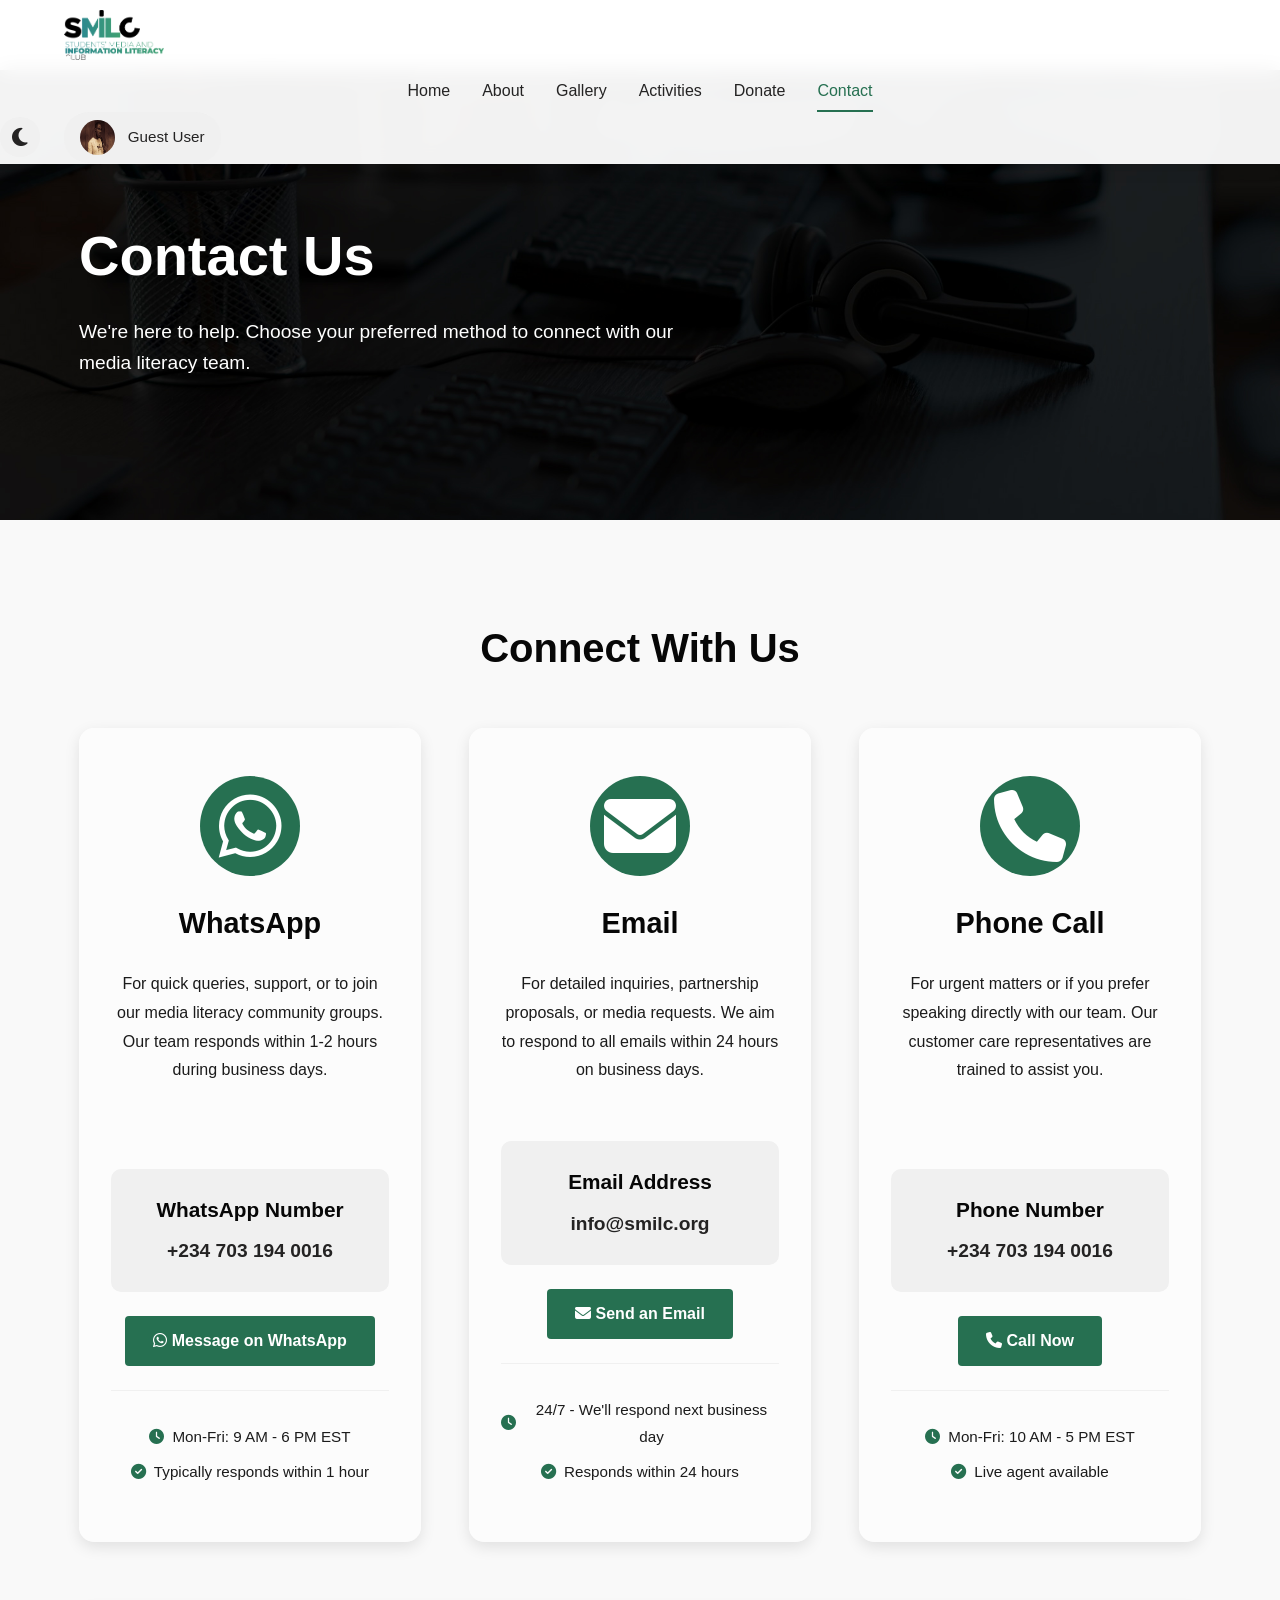
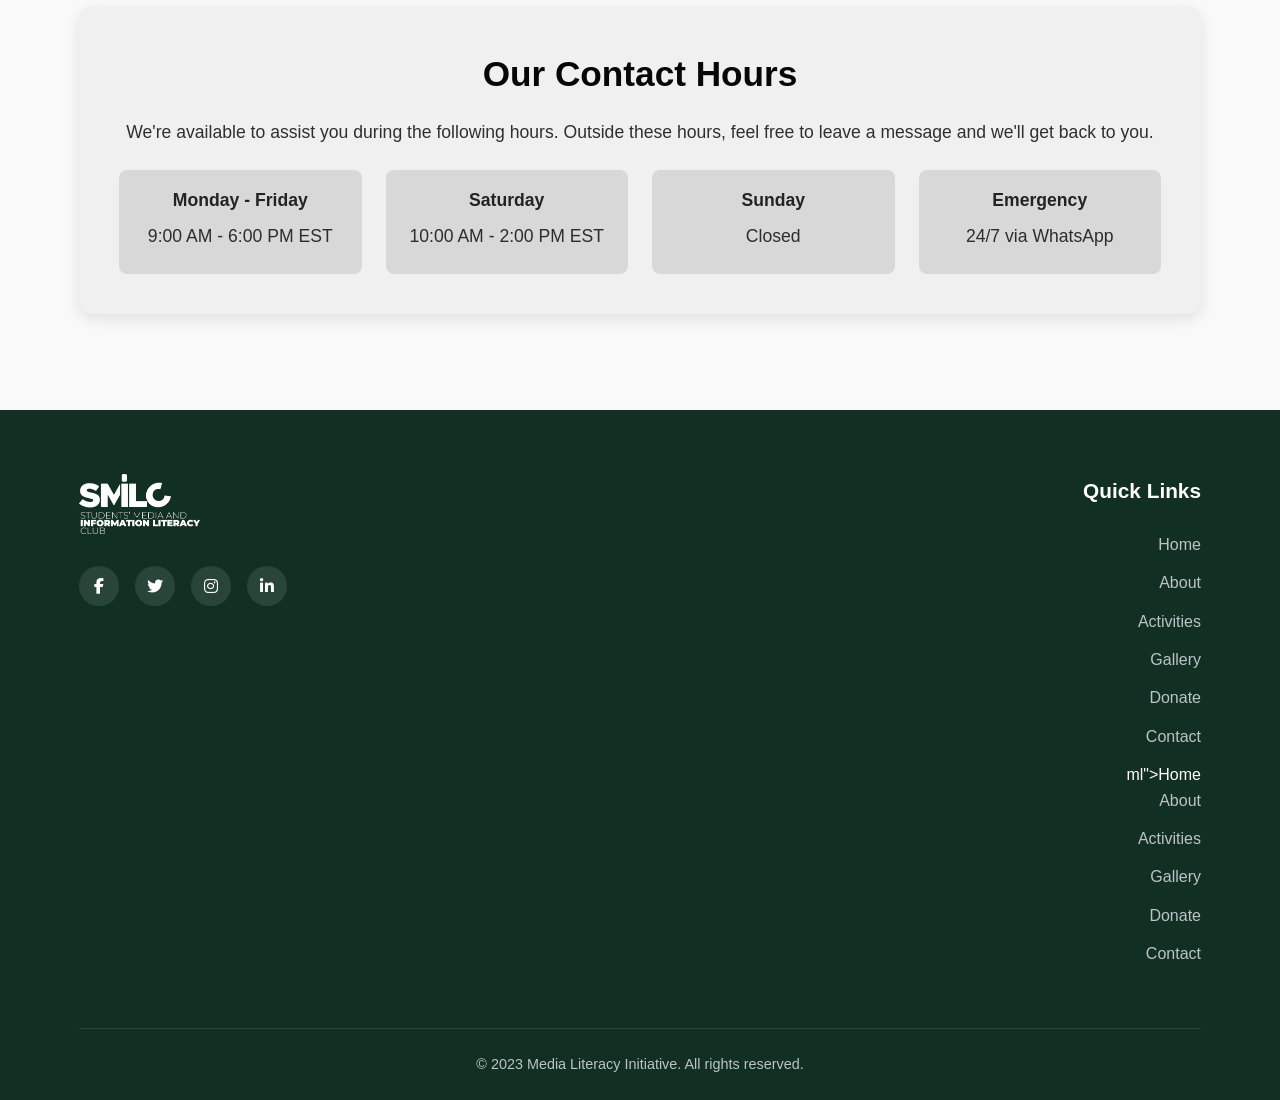
<file: contact.html>
<!DOCTYPE html>
<html lang="en">
<head>
    <meta charset="UTF-8">
    <meta name="viewport" content="width=device-width, initial-scale=1.0">
    <title>Contact Us - Media Literacy Initiative</title>
    <link rel="stylesheet" href="https://cdnjs.cloudflare.com/ajax/libs/font-awesome/6.4.0/css/all.min.css">
    <!-- Favicon Link  -->
    <link rel="icon" href="images/SMILC LOGO.png">
    <link rel="stylesheet" href="css/style.css">
    <link rel="stylesheet" href="css/contact.css">
</head>
<body>
    <!-- Preloader -->
    <div id="preloader" role="status" aria-live="polite">
        <div class="preloader-content">
            <div class="preloader-logo">
                <img src="images/SMILC LOGO.png" alt="">
                <!-- Logo will be loaded here -->
                <!-- Fallback text if logo fails to load -->
                <!-- <div class="logo-fallback">ML</div> -->
            </div>
            <div class="loading-text">Loading Media Literacy Initiative</div>
            <div class="sr-only" aria-live="polite">Loading website content, please wait...</div>
        </div>
    </div>

    <!-- Modern Navbar -->
    <nav class="navbar">
        <div class="container navbar-container">
            <!-- Logo - Left -->
                        <a href="/" class="logo">
                    <div class="logo-icon"><img src="images/SMILC LOGO.png" alt=""></div>
                </a>
            </div>

            <!-- Navigation Links - Centered -->
            <div class="navbar-links">
                <ul class="nav-menu">
                    <li class="nav-item">
                        <a href="index" class="nav-link"><span>Home</span> </a>
                    </li>
                    <li class="nav-item">
                        <a href="about" class="nav-link"><span>About</span></a>
                    </li>
                    <li class="nav-item">
                        <a href="gallery" class="nav-link"><span>Gallery</span></a>
                    </li>
                    <li class="nav-item">
                        <a href="activity" class="nav-link"><span>Activities</span></a>
                    </li>
                    <li class="nav-item">
                        <a href="donate" class="nav-link"><span>Donate</span></a>
                    </li>
                    <li class="nav-item">
                        <a href="contact" class="nav-link active"> <span>Contact</span></a>
                    </li>
                </ul>
            </div>

            <!-- Right Section - Theme Toggle & Profile -->
            <div class="navbar-right">
                <!-- Theme Toggle Button -->
                <button class="theme-toggle" id="themeToggle"><i class="fas fa-moon"></i></button>

                <!-- Profile Section -->
                <div class="nav-profile">
                    <div class="profile-avatar"><img src="images/aboutus.jpg" alt=""></div>
                    <span class="profile-name">Guest User</span>
                    <!-- Profile Dropdown -->
                    <div class="profile-dropdown">
                        <a href="#profile" class="dropdown-item">
                            <i class="fas fa-user"></i>
                            <span>My Profile</span>
                        </a>
                        <div class="dropdown-divider"></div>
                        <a href="#login" class="dropdown-item">
                            <i class="fas fa-sign-in-alt"></i>
                            <span>Log Out</span>
                        </a>
                    </div>
                </div>

                <!-- Mobile Menu Button -->
                <button class="mobile-menu-btn" id="mobileMenuBtn">
                    <i class="fas fa-bars"></i>
                </button>
            </div>
        </div>
    </nav>

    <!-- Mobile Navigation Overlay -->
    <div class="mobile-overlay" id="mobileOverlay"></div>

    <!-- Mobile Navigation Menu -->
    <div class="mobile-nav" id="mobileNav">
        <div class="mobile-nav-header">
            <h3 class="mobile-nav-title"></h3>
            <button class="mobile-close-btn" id="mobileCloseBtn">
                <i class="fas fa-times"></i>
            </button>
        </div>

        <ul class="mobile-nav-menu">
            <li class="mobile-nav-item">
                <a href="index" class="mobile-nav-link"><i class="fas fa-home mobile-nav-icon"></i>
                    <span>Home</span>
                </a>
            </li>
            <li class="mobile-nav-item">
                <a href="about" class="mobile-nav-link"><i class="fas fa-info-circle mobile-nav-icon"></i>
                    <span>About</span>
                </a>
            </li>
         <li class="mobile-nav-item">
                <a href="gallery" class="mobile-nav-link"><i class="fas fa-images mobile-nav-icon"></i>
                    <span>Gallery</span>
                </a>
            </li>
            <li class="mobile-nav-item">
                <a href="donate" class="mobile-nav-link"><i class="fas fa-heart mobile-nav-icon"></i>
                    <span>Donate</span>
                </a>
            </li>
            <li class="mobile-nav-item">
                <a href="activity" class="mobile-nav-link"><i class="fa-solid fa-stopwatch"></i>
                    <span>Activities</span>
                </a>
            </li>
            <li class="mobile-nav-item">
                <a href="contact" class="mobile-nav-link active"><i class="fas fa-envelope mobile-nav-icon"></i>
                    <span>Contact</span>
                </a>
            </li>
        </ul>

        <div class="mobile-nav-footer">
            <div class="mobile-profile">
                <div class="profile-avatar"><img src="images/aboutus.jpg" alt=""></div>
                <div>
                    <div style="font-weight: 600; color: var(--text);">Guest User</div>
                    <div style="font-size: 0.9rem; color: var(--text-light);">View Profile</div>
                </div>
            </div>
            
            <button class="mobile-theme-toggle" id="mobileThemeToggle">
                <i class="fas fa-moon"></i><span>Switch to Dark Mode</span>
            </button>
        </div>
    </div>

    
    <!-- Page Header -->
    <section class="page-header">
        <div class="container page-header-content">
            <div>
                <h1>Contact Us</h1>
                <p>We're here to help. Choose your preferred method to connect with our media literacy team.</p>
            </div>
        </div>
    </section>

    <!-- Contact Methods Section -->
    <section class="contact-methods-section">
        <div class="container">
            <h2 class="section-title">Connect With Us</h2>
            
            <div class="contact-methods-grid">
                <!-- WhatsApp Card -->
                <div class="contact-card whatsapp">
                    <div class="contact-icon">
                        <i class="fa-brands fa-whatsapp"></i>
                    </div>
                    <h3>WhatsApp</h3>
                    <p>For quick queries, support, or to join our media literacy community groups. Our team responds within 1-2 hours during business days.</p>
                    
                    <div class="contact-details">
                        <h4>WhatsApp Number</h4>
                        <p>+234 703 194 0016</p>
                    </div>
                    
                    <a href="https://wa.me/+2347031940016?text=Hello%20Media%20Literacy%20Initiative%2C%20I%20would%20like%20to%20inquire%20about%3A" class="btn btn-primary" target="_blank">
                        <i class="fab fa-whatsapp"></i> Message on WhatsApp
                    </a>
                    
                    <div class="contact-info">
                        <p><i class="fas fa-clock info-icon"></i> Mon-Fri: 9 AM - 6 PM EST</p>
                        <p><i class="fas fa-check-circle info-icon"></i> Typically responds within 1 hour</p>
                    </div>
                </div>

                <!-- Email Card -->
                <div class="contact-card email">
                    <div class="contact-icon">
                        <i class="fas fa-envelope"></i>
                    </div>
                    <h3>Email</h3>
                    <p>For detailed inquiries, partnership proposals, or media requests. We aim to respond to all emails within 24 hours on business days.</p>
                    
                    <div class="contact-details">
                        <h4>Email Address</h4>
                        <p>info@smilc.org</p>
                    </div>
                    
                    <a href="mailto:info@smilc.org?subject=Inquiry%20for%20Media%20Literacy%20Initiative&body=Hello%20MLI%20Team%2C%0A%0AI%20am%20reaching%20out%20because..." class="btn btn-primary" target="_blank">
                        <i class="fas fa-envelope"></i> Send an Email
                    </a>
                    
                    <div class="contact-info">
                        <p><i class="fas fa-clock info-icon"></i> 24/7 - We'll respond next business day</p>
                        <p><i class="fas fa-check-circle info-icon"></i> Responds within 24 hours</p>
                    </div>
                </div>

                <!-- Call Card -->
                <div class="contact-card call">
                    <div class="contact-icon">
                        <i class="fas fa-phone"></i>
                    </div>
                    <h3>Phone Call</h3>
                    <p>For urgent matters or if you prefer speaking directly with our team. Our customer care representatives are trained to assist you.</p>
                    
                    <div class="contact-details">
                        <h4>Phone Number</h4>
                        <p>+234 703 194 0016</p>
                    </div>
                    
                    <a href="tel:+234 703 194 0016" class="btn btn-primary">
                        <i class="fas fa-phone"></i> Call Now
                    </a>
                    
                    <div class="contact-info">
                        <p><i class="fas fa-clock info-icon"></i> Mon-Fri: 10 AM - 5 PM EST</p>
                        <p><i class="fas fa-check-circle info-icon"></i> Live agent available</p>
                    </div>
                </div>
            </div>
            
            <!-- Contact Hours Banner -->
            <div class="contact-hours">
                <h3>Our Contact Hours</h3>
                <p>We're available to assist you during the following hours. Outside these hours, feel free to leave a message and we'll get back to you.</p>
                
                <div class="hours-grid">
                    <div class="hour-item">
                        <h4>Monday - Friday</h4>
                        <p>9:00 AM - 6:00 PM EST</p>
                    </div>
                    <div class="hour-item">
                        <h4>Saturday</h4>
                        <p>10:00 AM - 2:00 PM EST</p>
                    </div>
                    <div class="hour-item">
                        <h4>Sunday</h4>
                        <p>Closed</p>
                    </div>
                    <div class="hour-item">
                        <h4>Emergency</h4>
                        <p>24/7 via WhatsApp</p>
                    </div>
                </div>
            </div>
        </div>
    </section>

     <!-- Footer -->
     <footer class="main-footer">
        <div class="container">
            <div class="footer-main">
                <div class="footer-brand">
                    <div class="footer-logo">
                        <a href="/">
                           <img src="images/SMILC LOGO white.png" alt="">
                        </a>
                    </div>
                    <div class="social-icons">
                        <a href="https://www.facebook.com/share/1CVRcytsov/" target="_blank" aria-label="Facebook"><i class="fab fa-facebook-f"></i></a>
                        <a href="https://www.x.com/smilc_official" target="_blank" aria-label="Twitter"><i class="fab fa-twitter"></i></a>
                        <a href="https://www.instagram.com/smilc_official" target="_blank" aria-label="Instagram"><i class="fab fa-instagram"></i></a>
                        <a href="https://www.linkedin.com/company/students-media-and-information-literacy-club/" target="_blank" aria-label="LinkedIn"><i class="fab fa-linkedin-in"></i></a>
                        <!-- <a href="#" aria-label="YouTube"><i class="fab fa-youtube"></i></a> -->
                    </div>
                </div>
                <div class="footer-nav">
                    <h4>Quick Links</h4>
                    <a href="/">Home</a>
                    <a href="about">About</a>
                    <a href="activity">Activities</a>
                    <a href="gallery">Gallery</a>
                    <a href="donate">Donate</a>
                    <a href="contact">Contact</a>
ml">Home</a>
                    <a href="about.html">About</a>
                    <a href="activity.html">Activities</a>
                    <a href="gallery.html">Gallery</a>
                    <a href="donate.html">Donate</a>
                    <a href="contact.html">Contact</a>
                </div>
            </div>
            <div class="footer-copyright">
                <p>&copy; 2023 Media Literacy Initiative. All rights reserved.</p>
            </div>
        </div>
    </footer>

    <script src="js/main.js"></script>
</body>
</html>
</file>
<file: css/style.css>
/* Reset and Base Styles */
 * {
    margin: 0;
    padding: 0;
    box-sizing: border-box;
    font-family: 'Segoe UI', Tahoma, Geneva, Verdana, sans-serif;
}
:root {
    --primary: #070707;
    --secondary: #267051;
    --accent: #37a074;
    --light: #f0f0f0;
    --dark: #2c3e50;
    --text: #242323;
    --text-light: #1b1b1b;
    --bg: #f9f9f9;
    --card-bg: rgba(255, 255, 255, 0.6);
    --header-bg: rgba(255, 255, 255, 0.95);
    --footer-bg: #113023;
    --shadow: 0 5px 15px rgba(0, 0, 0, 0.1);
    --transition: all 0.3s ease;
}
[data-theme="dark"] {
    --primary: #ffffff;
    --secondary: #267051;
    --accent: #267051;
    --light: #353535;
    --dark: #ecf0f1;
    --text: #ecf0f1;
    --text-light: #bdc3c7;
    --bg: #050505;
    --card-bg: rgba(14, 14, 14, 0.6);
    --header-bg: rgba(37, 37, 37, 0.95);
    --footer-bg: #000000;
    --shadow: 0 5px 15px rgba(0, 0, 0, 0.8);
}
html {
    scroll-behavior: smooth;
}
body {
    line-height: 1.6;
    color: var(--text);
    background-color: var(--bg);
    transition: var(--transition);
}
.container {
    width: 90%;
    max-width: 1200px;
    margin: 0 auto;
    padding: 0 15px;
}
.section-title {
    text-align: center;
    margin-bottom: 3rem;
    font-size: 2.5rem;
    color: var(--primary);
    position: relative;
}
/* .section-title::after {
    content: '';
    position: absolute;
    bottom: -10px;
    left:50%;
    transform: translateX(-50%);
    width: 300px;
    height: 3px;
    background: var(--secondary);
} */
.btn {
    display: inline-block;
    padding: 12px 28px;
    border-radius: 4px;
    text-decoration: none;
    font-weight: 600;
    transition: var(--transition);
    cursor: pointer;
    border: none;
    font-size: 1rem;
    position: relative;
    overflow: hidden;
}
.btn-primary {
    background: var(--secondary);
    color: white;
}
.btn-primary:hover {
    background: #1a4e39;
    transform: translateY(-3px);
    box-shadow: 0 5px 15px rgba(0, 0, 0, 0.1);
}
.btn-secondary {
    background: transparent;
    color: var(--secondary);
    border: 2px solid var(--secondary);
}
.btn-secondary:hover {
    background: var(--secondary);
    color: white;
    transform: translateY(-3px);
    box-shadow: 0 5px 15px rgba(0, 0, 0, 0.1);
}
/* Shiny Button Effect */
.btn::before {
    content: '';
    position: absolute;
    top: 0;
    left: -100%;
    width: 100%;
    height: 100%;
    background: linear-gradient(
        90deg,
        transparent,
        rgba(255, 255, 255, 0.4),
        transparent
    );
    transition: left 0.5s;
}
.btn:hover::before {
    left: 100%;
}
/* ===== MODERN NAVBAR STYLES ===== */
.navbar {
    position: fixed;
    top: 0;
    left: 0;
    width: 100%;
    background: var(--header-bg);
    box-shadow: var(--shadow);
    z-index: 1000;
    transition: var(--transition);
    backdrop-filter: blur(10px);
    -webkit-backdrop-filter: blur(10px);
    border-bottom: 1px solid rgba(255, 255, 255, 0.1);
    transform: translateY(0); /* Ensure it starts visible */
}
.navbar.scrolled {
    box-shadow: 0 5px 20px rgba(0, 0, 0, 0.15);
    backdrop-filter: blur(15px);
    -webkit-backdrop-filter: blur(15px);
}

.navbar-container {
    display: flex;
    justify-content: space-between;
    align-items: center;
    padding: 1rem 0;
    height: 70px;
}
/* Logo Section - Left */
.navbar-brand {
    flex: 0 0 auto;
    display: flex;
    align-items: center;
}
.logo {
    display: flex;
}
.logo-icon img {
    width: 100px;
    height: 50px;
    border-radius: 10px;
    display: flex;
    align-items: center;
    justify-content: center;
    color: white;
    font-size: 1.2rem;
    font-weight: bold;
}
.logo-text {
    font-size: 1.5rem;
    font-weight: 700;
    color: var(--primary);
    letter-spacing: -0.5px;
}
/* Navigation Links - Centered */
.navbar-links {
    flex: 1;
    display: flex;
    justify-content: center;
    align-items: center;
}
.nav-menu {
    display: flex;
    list-style: none;
    gap: 2rem;
    margin: 0;
    padding: 0;
}
.nav-item {
    position: relative;
}
.nav-link {
    text-decoration: none;
    color: var(--text);
    font-weight: 500;
    font-size: 1rem;
    padding: 0.5rem 0;
    transition: var(--transition);
    position: relative;
    display: flex;
    align-items: center;
    gap: 5px;
}
.nav-link:hover {
    color: var(--secondary);
}

.nav-link::after {
    content: '';
    position: absolute;
    bottom: 0;
    left: 0;
    width: 0;
    height: 2px;
    background: var(--secondary);
    transition: width 0.3s ease;
}
.nav-link:hover::after {
    width: 100%;
}

.nav-link.active {
    color: var(--secondary);
}

.nav-link.active::after {
    width: 100%;
}

/* Right Section - Theme Toggle & Profile */
.navbar-right {
    flex: 0 0 auto;
    display: flex;
    align-items: center;
    gap: 1.5rem;
}

/* Theme Toggle Button */
.theme-toggle {
    background: none;
    border: none;
    color: var(--text);
    font-size: 1.3rem;
    cursor: pointer;
    transition: var(--transition);
    width: 40px;
    height: 40px;
    border-radius: 50%;
    display: flex;
    align-items: center;
    justify-content: center;
    background: var(--light);
}

.theme-toggle:hover {
    color: var(--secondary);
    background: rgba(52, 152, 219, 0.1);
    transform: rotate(30deg);
}

/* Profile Section */
.nav-profile {
    display: flex;
    align-items: center;
    gap: 0.8rem;
    cursor: pointer;
    padding: 0.5rem 1rem;
    border-radius: 25px;
    transition: var(--transition);
    background: var(--light);
}

.nav-profile:hover {
    background: rgba(52, 152, 219, 0.1);
}

.profile-avatar img{
    width: 35px;
    height: 35px;
    border-radius: 50%;
    background: linear-gradient(135deg, var(--secondary), var(--primary));
    display: flex;
    align-items: center;
    justify-content: center;
    color: white;
    font-weight: 600;
    font-size: 0.9rem;
}

.profile-name {
    font-weight: 500;
    color: var(--text);
    font-size: 0.95rem;
}

.profile-dropdown {
    position: absolute;
    top: 100%;
    right: 0;
    background: var(--bg);
    border-radius: 10px;
    box-shadow: var(--shadow);
    min-width: 200px;
    padding: 0.5rem 0;
    opacity: 0;
    visibility: hidden;
    transform: translateY(-10px);
    transition: var(--transition);
    z-index: 1001;
}

.nav-profile:hover .profile-dropdown {
    opacity: 1;
    visibility: visible;
    transform: translateY(5px);
}

.dropdown-item {
    display: flex;
    align-items: center;
    gap: 0.8rem;
    padding: 0.8rem 1.5rem;
    text-decoration: none;
    color: var(--text);
    transition: var(--transition);
}

.dropdown-item:hover {
    background: var(--light);
    color: var(--secondary);
}

.dropdown-divider {
    height: 1px;
    background: var(--light);
    margin: 0.5rem 0;
}

/* Mobile Menu Button */
.mobile-menu-btn {
    display: none;
    background: none;
    border: none;
    color: var(--text);
    font-size: 1.5rem;
    cursor: pointer;
    transition: var(--transition);
    width: 40px;
    height: 40px;
    border-radius: 50%;
    align-items: center;
    justify-content: center;
    background: var(--light);
}

.mobile-menu-btn:hover {
    color: var(--secondary);
    background: rgba(52, 152, 219, 0.1);
}

/* Mobile Navigation */
.mobile-nav {
    position: fixed;
    top: 0;
    right: -100%;
    width: 320px;
    height: 100vh;
    background: var(--bg);
    box-shadow: -5px 0 25px rgba(0, 0, 0, 0.1);
    z-index: 1002;
    transition: right 0.4s cubic-bezier(0.4, 0, 0.2, 1);
    display: flex;
    flex-direction: column;
    padding: 80px 30px 30px;
}

.mobile-nav.active {
    right: 0;
}

.mobile-nav-header {
    display: flex;
    justify-content: space-between;
    align-items: center;
    padding-bottom: 1.5rem;
    border-bottom: 1px solid var(--light);
    margin-bottom: 1.5rem;
}

.mobile-nav-title {
    font-size: 1.3rem;
    color: var(--primary);
    font-weight: 600;
}

.mobile-close-btn {
    background: none;
    border: none;
    color: var(--text);
    font-size: 1.5rem;
    cursor: pointer;
    width: 40px;
    height: 40px;
    border-radius: 50%;
    display: flex;
    align-items: center;
    justify-content: center;
    background: var(--light);
    transition: var(--transition);
}

.mobile-close-btn:hover {
    color: var(--secondary);
    background: rgba(52, 152, 219, 0.1);
}

.mobile-nav-menu {
    list-style: none;
    flex: 1;
}

.mobile-nav-item {
    margin-bottom: 0.8rem;
}

.mobile-nav-link {
    display: flex;
    align-items: center;
    gap: 1rem;
    padding: 1rem 1.5rem;
    text-decoration: none;
    color: var(--text);
    border-radius: 10px;
    transition: var(--transition);
}

.mobile-nav-link:hover,
.mobile-nav-link.active {
    background: var(--light);
    color: var(--secondary);
}

.mobile-nav-icon {
    font-size: 1.2rem;
    width: 24px;
}

.mobile-nav-footer {
    padding-top: 1.5rem;
    border-top: 1px solid var(--light);
    margin-top: 1.5rem;
}

.mobile-profile {
    display: flex;
    align-items: center;
    gap: 1rem;
    padding: 1rem;
    background: var(--light);
    border-radius: 10px;
    margin-bottom: 1rem;
}

.mobile-theme-toggle {
    width: 100%;
    padding: 1rem 1.5rem;
    background: var(--light);
    border: none;
    border-radius: 10px;
    color: var(--text);
    display: flex;
    align-items: center;
    gap: 1rem;
    cursor: pointer;
    transition: var(--transition);
    font-size: 1rem;
}

.mobile-theme-toggle:hover {
    background: rgba(52, 152, 219, 0.1);
    color: var(--secondary);
}

/* Overlay for mobile menu */
.mobile-overlay {
    position: fixed;
    top: 0;
    left: 0;
    width: 100%;
    height: 100%;
    background: rgba(0, 0, 0, 0.5);
    z-index: 1001;
    opacity: 0;
    visibility: hidden;
    transition: var(--transition);
}

.mobile-overlay.active {
    opacity: 1;
    visibility: visible;
}
/* ===== END NAVBAR STYLES ===== */

/* Preloader Styles - Loads First */
#preloader {
    position: fixed;
    top: 0;
    left: 0;
    width: 100%;
    height: 100%;
    background: #f9f9f9;
    z-index: 9999;
    display: flex;
    justify-content: center;
    align-items: center;
    transition: opacity 0.5s ease, visibility 0.5s ease;
}
#preloader[data-theme="dark"] {
    background: #2c3e50;
}
#preloader.hidden {
    opacity: 0;
    visibility: hidden;
}
.preloader-content {
    text-align: center;
    display: flex;
    flex-direction: column;
    align-items: center;
    gap: 2rem;
}
.preloader-logo {
    width: clamp(80px, 20vw, 200px);
    height: clamp(80px, 20vw, 200px);
    animation: gentlePulse 2s ease-in-out infinite;
    display: flex;
    justify-content: center;
    align-items: center;
}
.preloader-logo img {
    width: 100%;
    height: 100%;
    object-fit: contain;
    display: block;
}
.logo-fallback {
    font-size: clamp(1.5rem, 4vw, 3rem);
    font-weight: 700;
    color: #2c3e50;
}
#preloader[data-theme="dark"] .logo-fallback {
    color: #ecf0f1;
}
.loading-text {
    font-size: clamp(0.9rem, 2vw, 1.2rem);
    color: #7f8c8d;
    position: relative;
    padding-left: 1.8rem;
}
#preloader[data-theme="dark"] .loading-text {
    color: #bdc3c7;
}
.loading-text::before {
    content: '';
    position: absolute;
    left: 0;
    top: 50%;
    transform: translateY(-50%);
    width: 1.2rem;
    height: 1.2rem;
    border: 2px solid transparent;
    border-top-color: #3498db;
    border-radius: 50%;
    animation: spin 1s linear infinite;
}
#preloader[data-theme="dark"] .loading-text::before {
    border-top-color: #2ecc71;
}
.sr-only {
    position: absolute;
    width: 1px;
    height: 1px;
    padding: 0;
    margin: -1px;
    overflow: hidden;
    clip: rect(0, 0, 0, 0);
    white-space: nowrap;
    border: 0;
}
/* Animations */
@keyframes gentlePulse {
    0%, 100% { 
        opacity: 1;
        transform: scale(1);
    }
    50% { 
        opacity: 0.8;
        transform: scale(1.05);
    }
}
@keyframes spin {
    to { transform: translateY(-50%) rotate(360deg); }
}
/* Reduced Motion Support */
@media (prefers-reduced-motion: reduce) {
    .preloader-logo {
        animation: none;
        opacity: 1;
    }
    
    .loading-text::before {
        animation: none;
        border: 2px solid #3498db;
        border-top-color: transparent;
    }
    
    #preloader {
        transition: none;
    }
}
/* Hide preloader if JS is disabled */
.no-js #preloader {
    display: none;
}
/* Hero Section */
.hero {
    height: 100vh;
    display: flex;
    align-items: center;
    justify-content: center;
    text-align: center;
    color: white;
    position: relative;
    overflow: hidden;
    margin-top: 70px;
}
.hero-background {
    position: absolute;
    top: 0;
    left: 0;
    width: 100%;
    height: 100%;
    background: linear-gradient(rgba(0, 0, 0, 0.2), rgba(0, 0, 0, 0.9)), url('../images/herobanner.jpg') center/cover no-repeat;
    z-index: -1;
}
[data-theme="dark"] .hero-background {
    background: linear-gradient(rgba(0, 0, 0, 0.2), rgba(0, 0, 0, 0.9)), url('../images/herobanner.jpg') center/cover no-repeat;
}

.hero-content {
    max-width: 800px;
    padding: 0 20px;
}
.hero-title {
    font-size: 3.5rem;
    margin-bottom: 1.5rem;
    font-weight: 700;
}
.typing-container {
    font-size: 1.8rem;
    margin-bottom: 1.5rem;
    min-height: 60px;
}
.typed-text {
    color: rgb(185, 185, 185);
    font-weight: 600;
}
.cursor {
    display: inline-block;
    background-color: var(--secondary);
    margin-left: 0.1rem;
    width: 3px;
    animation: blink 1s infinite;
}
@keyframes blink {
    0% { opacity: 1; }
    50% { opacity: 0; }
    100% { opacity: 1; }
}
.hero-description {
    font-size: 1.2rem;
    margin-bottom: 2rem;
    max-width: 600px;
    margin-left: auto;
    margin-right: auto;
}
.hero-buttons {
    display: flex;
    justify-content: center;
    gap: 1rem;
}
/* About Section */
.about {
    padding: 6rem 0;
    background:var(--card-bg);
}
.about-content {
    display: grid;
    grid-template-columns: 1fr 1fr;
    gap: 4rem;
    align-items: center;
}
.about-text h2 {
    font-size: 2.5rem;
    margin-bottom: 1.5rem;
    color: var(--primary);
}
.about-text p {
    margin-bottom: 1.5rem;
    color: var(--text-light);
    font-size: 1.1rem;
}
.about-image {
    border-radius: 8px;
    overflow: hidden;
    box-shadow: var(--shadow);
}
.about-image img {
    width: 100%;
    height: auto;
    display: block;
    transition: transform 0.5s ease;
}
.about-image:hover img {
    transform: scale(1.05);
}

/* Mission & Vision Section */
.mission-vision {
    padding: 6rem 0;
    background: url('../imgaes/background.jpg') center/cover no-repeat;
}
[data-theme="dark"] .mission-vision {
    background: black;
}
.mv-grid {
    display: grid;
    grid-template-columns: 1fr 1fr;
    gap: 3rem;
}
.mv-card {
    background: var(--card-bg);
    padding: 3rem 2rem;
    border-radius: 8px;
    text-align: center;
    box-shadow: var(--shadow);
    transition: var(--transition);
}
.mv-card:hover {
    transform: translateY(-10px);
    box-shadow: 0 15px 30px rgba(0, 0, 0, 0.1);
}
.mv-icon {
    font-size: 3.5rem;
    margin-bottom: 1.5rem;
    color: var(--secondary);
}
.mv-card h3 {
    font-size: 1.8rem;
    margin-bottom: 1.5rem;
    color: var(--primary);
}
.mv-card p {
    color: var(--text-light);
    line-height: 1.8;
}
/* Why MIL Section */
.why-mil {
    padding: 6rem 0;
    background: var(--card-bg);
}
.why-content {
    display: grid;
    grid-template-columns: 1fr 1fr;
    gap: 4rem;
    align-items: center;
}

.why-image {
    border-radius: 8px;
    overflow: hidden;
    box-shadow: var(--shadow);
}
.why-image img {
    width: 100%;
    height: auto;
    display: block;
}
.problem-point {
    margin-bottom: 2rem;
    padding: 1.5rem;
    background: var(--light);
    border-radius: 8px;
    transition: var(--transition);
}
.problem-point:hover {
    transform: translateX(10px);
}
.problem-point h4 {
    font-size: 1.3rem;
    margin-bottom: 0.5rem;
    color: var(--primary);
}
.problem-point p {
    color: var(--text-light);
}
/* Workshop & Events Section */
.workshop-events {
    padding: 6rem 0;
    background: url('../imgaes/background.jpg') center/cover no-repeat;
}
[data-theme="dark"] .workshop-events {
    background: black;
}
.we-grid {
    display: grid;
    grid-template-columns: 1fr 1fr;
    gap: 3rem;
}
.we-card {
    background: var(--card-bg);
    padding: 3rem 2rem;
    border-radius: 8px;
    text-align: center;
    box-shadow: var(--shadow);
    transition: var(--transition);
}
.we-card:hover {
    transform: translateY(-10px);
    box-shadow: 0 15px 30px rgba(0, 0, 0, 0.1);
}
.we-icon {
    font-size: 3.5rem;
    margin-bottom: 1.5rem;
    color: var(--secondary);
}
.we-card h3 {
    font-size: 1.8rem;
    margin-bottom: 1.5rem;
    color: var(--primary);
}
.we-card p {
    color: var(--text-light);
    margin-bottom: 2rem;
    line-height: 1.8;
}
/* Partners Section */
.partners {
    padding: 6rem 0;
    background: var(--card-bg);
}
.partners-grid {
    display: flex;
    gap: 2rem;
    justify-content: center;
    align-items: center;
}
.partner-box {
    width: 200px;
    text-align: center;
    padding: 1rem;
}
.partner-logo {
    display: flex;
    width: 170px;
    justify-content: center;
    align-items: center;
    padding: 1.5rem;
    border-radius: 8px;
   
    transition: var(--transition);
}
.partner-logo:hover {
    transform: scale(1.05);
}
.partner-logo img {
    display: block;
    max-width: 100%;
    height: auto;
    transition: filter 0.3s ease;
}

.partner-logo:hover img {
    filter: grayscale(0%);
}
/* Footer */
.main-footer {
    background: var(--footer-bg);
    color: white;
    padding-top: 4rem;
}

.footer-main {
    display: grid;
    grid-template-columns: 1fr 1fr;
    gap: 3rem;
    padding-bottom: 3rem;
}
.footer-nav {
    display: flex;
    flex-direction: column;
    align-items: flex-end;
}
.footer-nav h4 {
    font-size: 1.3rem;
    margin-bottom: 1.5rem;
    color: white;
}
.footer-nav a {
    color: #bdc3c7;
    text-decoration: none;
    margin-bottom: 0.8rem;
    transition: var(--transition);
}
.footer-nav a:hover {
    color: var(--secondary);
}
.footer-brand {
    display: flex;
    flex-direction: column;
    align-items: flex-start;
}
.footer-logo {
    margin-bottom: 1.5rem;
}
.footer-logo img {
    height: 60px;
}
.social-icons {
    display: flex;
    gap: 1rem;
}
.social-icons a {
    display: flex;
    align-items: center;
    justify-content: center;
    width: 40px;
    height: 40px;
    background: rgba(255, 255, 255, 0.1);
    border-radius: 50%;
    color: white;
    text-decoration: none;
    transition: var(--transition);
}
.social-icons a:hover {
    background: var(--secondary);
    transform: translateY(-3px);
}
.footer-copyright {
    border-top: 1px solid rgba(255, 255, 255, 0.1);
    padding: 1.5rem 0;
    text-align: center;
    color: #bdc3c7;
    font-size: 0.9rem;
}
/* Responsive Design */
 @media (max-width: 1200px) {
    .navbar-links {
        justify-content: flex-end;
    }
    .navbar-links {
        display: none;
    }
    .navbar-right .nav-profile .profile-name {
        display: none;
    }
  .mobile-menu-btn {
        display: flex;
    }
    .nav-menu {
        gap: 1.5rem;
    }
}
@media (max-width: 992px) {
     .navbar-links {
        display: none;
    }
    
    .navbar-right .nav-profile .profile-name {
        display: none;
    }
    .mobile-menu-btn {
        display: flex;
    }
    .hero-title {
        font-size: 2.8rem;
    }
    .about-content,
    .why-content,
    .mv-grid,
    .we-grid {
        grid-template-columns: 1fr;
    }
    .partner-box {
        width: 200px;
        text-align: center;
        padding: 0.3rem;
    }
    .partners-grid {
        grid-template-columns: repeat(3, 1fr);
    }
}
@media (max-width: 768px) {
    .nav-links, .theme-toggle {
        display: none;
    }   
    .mobile-menu {
        display: flex;
    } 
    .hero-title {
        font-size: 2.2rem;
    } 
    .typing-container {
        font-size: 1.4rem;
    }
    .hero-buttons {
        flex-direction: column;
        align-items: center;
    }
    .btn {
        width: 100%;
        max-width: 250px;
        margin-bottom: 1rem;
    }
    .section-title {
        font-size: 2rem;
    }
    .partners-grid {
        display: block;
        margin: 5rem;
        justify-content: center;
        align-items: center;
    }
    .footer-main {
        grid-template-columns: 1fr;
    }
    .footer-nav {
        align-items: flex-start;
        order: 2;
    }
    .footer-brand {
        order: 1;
    }
}
@media (max-width: 576px) {
    .partners-grid {
        grid-template-columns: repeat(2, 1fr);
    }   
    .mv-card,
    .we-card {
        padding: 2rem 1.5rem;
    }
    .hero {
        height: 80vh;
    }
}
</file>
<file: css/contact.css>
/* Page Header */
 .page-header {
    height: 50vh;
    display: flex;
    align-items: center;
    justify-content: flex-start;
    text-align: left;
    color: white;
    position: relative;
    overflow: hidden;
    margin-top: 70px;
    background: url('../images/contact.jpg') center/cover no-repeat;
}


.page-header-content h1 {
    font-size: 3.5rem;
    margin-bottom: 1rem;
    text-align: left;
}

.page-header-content p {
    font-size: 1.2rem;
    max-width: 600px;
    margin: 0;
    text-align: left;
}

/* Contact Methods Section */
.contact-methods-section {
    padding: 6rem 0;
    background: var(--bg);
}

.contact-methods-grid {
    display: grid;
    grid-template-columns: repeat(3, 1fr);
    gap: 3rem;
}

.contact-card {
    background: var(--card-bg);
    padding: 3rem 2rem;
    border-radius: 15px;
    box-shadow: var(--shadow);
    transition: var(--transition);
    text-align: center;
    display: flex;
    flex-direction: column;
    align-items: center;
}

.contact-card:hover {
    transform: translateY(-10px);
    box-shadow: 0 15px 30px rgba(0, 0, 0, 0.15);
}

.contact-icon {
    font-size: 4.5rem;
    margin-bottom: 1.5rem;
    display: flex;
    align-items: center;
    justify-content: center;
    width: 100px;
    height: 100px;
    border-radius: 50%;
    background: linear-gradient(135deg, var(--secondary), var(--primary));
    color: white;
}

.contact-card.whatsapp .contact-icon {
    background: linear-gradient(135deg, var(--secondary), var(--secondary));
}

.contact-card.email .contact-icon {
    background: linear-gradient(135deg, var(--secondary), var(--secondary));
}

.contact-card.call .contact-icon {
    background: linear-gradient(135deg, var(--secondary), var(--secondary));
}

.contact-card h3 {
    font-size: 1.8rem;
    margin-bottom: 1.5rem;
    color: var(--primary);
}

.contact-card p {
    color: var(--text-light);
    line-height: 1.8;
    margin-bottom: 2rem;
    flex-grow: 1;
}

.contact-details {
    margin: 1.5rem 0;
    padding: 1.5rem;
    background: var(--light);
    border-radius: 10px;
    width: 100%;
    text-align: center;
}

.contact-details h4 {
    font-size: 1.3rem;
    color: var(--primary);
    margin-bottom: 0.5rem;
}

.contact-details p {
    font-size: 1.2rem;
    color: var(--text);
    font-weight: 600;
    margin: 0;
}

.contact-info {
    margin-top: 1.5rem;
    padding-top: 1.5rem;
    border-top: 1px solid var(--light);
    width: 100%;
}

.contact-info p {
    font-size: 0.95rem;
    color: var(--text-light);
    margin: 0.5rem 0;
    display: flex;
    align-items: center;
    justify-content: center;
}

.info-icon {
    margin-right: 8px;
    color: var(--secondary);
}

/* Contact Hours Banner */
.contact-hours {
    background: var(--light);
    color: black;
    padding: 2.5rem;
    border-radius: 15px;
    margin-top: 4rem;
    text-align: center;
    box-shadow: var(--shadow);
}

.contact-hours h3 {
    font-size: 2.2rem;
    margin-bottom: 1rem;
    color: var(--primary);
}

.contact-hours p {
    font-size: 1.1rem;
    margin-bottom: 0.5rem;
    color: var(--text-light);
    opacity: 0.9;
}

.hours-grid {
    display: grid;
    grid-template-columns: repeat(4, 1fr);
    gap: 1.5rem;
    margin-top: 1.5rem;
}

.hour-item {
    background: rgba(0, 0, 0, 0.1);
    padding: 1rem;
    border-radius: 8px;
}

.hour-item h4 {
    font-size: 1.1rem;
    margin-bottom: 0.5rem;
    color: var(--text);
}



/* Responsive Design */
@media (max-width: 1024px) {
    .contact-methods-grid {
        grid-template-columns: 1fr;
        gap: 2.5rem;
    }
}
@media (max-width: 992px) {
    .contact-methods-grid {
        grid-template-columns: 1fr;
        gap: 2.5rem;
    }
    
    .page-header-content h1 {
        font-size: 2.8rem;
    }
    
    .hours-grid {
        grid-template-columns: repeat(2, 1fr);
    }
}

@media (max-width: 768px) {
    .nav-links, .theme-toggle {
        display: none;
    }
    
    .mobile-menu {
        display: flex;
    }
    
    .page-header-content h1 {
        font-size: 2.2rem;
    }
    
    .section-title {
        font-size: 2rem;
    }
    
    .contact-card {
        padding: 2.5rem 1.5rem;
    }
    
    .contact-icon {
        font-size: 3.5rem;
        width: 80px;
        height: 80px;
    }
    
    .contact-details h4 {
        font-size: 1.1rem;
    }
    
    .contact-details p {
        font-size: 1.1rem;
    }
    
    
}

@media (max-width: 576px) {
    .page-header {
        height: 35vh;
    }
    
    .contact-card h3 {
        font-size: 1.5rem;
    }
    
    .contact-hours {
        padding: 2rem 1.5rem;
    }
    
    .hours-grid {
        grid-template-columns: 1fr;
    }
    
    .hour-item {
        text-align: center;
    }
}
</file>
